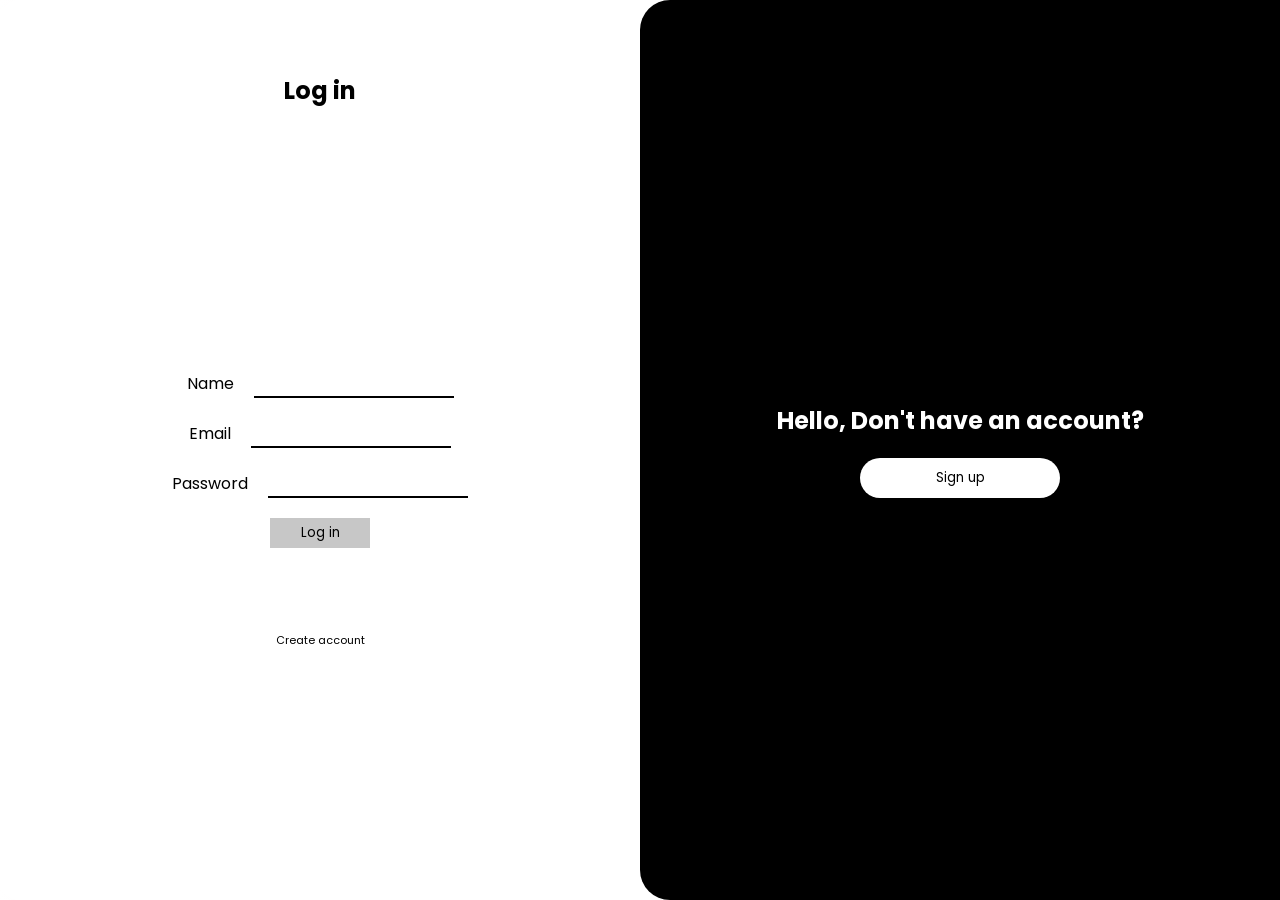
<file: signin.html>
<!DOCTYPE html>
<html lang="en">
<head>
    <meta charset="UTF-8">
    <meta name="viewport" content="width=device-width, initial-scale=1.0">
    <title>Sing in</title>
    <link rel="stylesheet" href="signin.css">
</head>
<body>
    <div class="container">
<div class="card">
    <header>
        <h2>Log in</h2>
    </header>
    <div class="log-input">
        <div class="input"><label for="">Name</label><input type="text" id="nameone"></div>
        <div class="input"><label for="">Email</label><input type="email" id="emailone"></div>
        <div class="input"><label for="">Password</label><input type="password" id="passone"></div>
        <button id="done">Log in</button>
        <div class="accnone">
            <button id="accountbutton">Create account</button>
        </div>
    </div>
</div>
  <div class="card-two">
    <div class="info">
        <header>
            <h2>Create an Account</h2>
        </header>
        <div class="inputs-create">
          <div class="names">
            <div class="inputnames"><input type="text" placeholder="First name" id="firstname">
            <input type="text" placeholder="Last name" id="lastname"></div>
          </div>
          <div class="email">
            <div class="inputemail"><input type="email" placeholder="Email" id="email"><input type="password" placeholder="Password" id="password">
          </div>
        </div>
        <div class="location">
            <input type="" placeholder="Location" id="location">
           
        </div>
         <div class="buttons">
                <button id="createacc">Create account</button>
            </div>
    </div>
  </div>
 
    <div class="content">
        <header>
            <h2 id="htwo"></h2>
        </header>
        <div class="buttonsign">
            <button id="signup"></button>
        </div>
    </div>
  
  

    </div>
  <script src="signin.js"></script>
</body>
</html>
</file>
<file: signin.css>
@import url('https://fonts.googleapis.com/css2?family=Black+Ops+One&family=Bodoni+Moda:ital,opsz,wght@0,6..96,400..900;1,6..96,400..900&family=Google+Sans:ital,opsz,wght@0,17..18,400..700;1,17..18,400..700&family=Montserrat:ital,wght@0,100..900;1,100..900&family=Open+Sans:ital,wght@0,300..800;1,300..800&family=Poppins:ital,wght@0,100;0,200;0,300;0,400;0,500;0,600;0,700;0,800;0,900;1,100;1,200;1,300;1,400;1,500;1,600;1,700;1,800;1,900&family=Raleway:ital,wght@0,100..900;1,100..900&family=Sora:wght@100..800&display=swap');
*{
    font-family: 'Poppins', sans-serif;
    text-decoration: none;
    margin: 0;
    padding: 0;
    box-sizing: border-box;
}
.container{
    height: 100vh;
    width: 100vw;
    background: linear-gradient(90deg, white, rgba(240, 128, 128, 0.548));
    color: white;
    display: flex;
    align-items: center;
    justify-content: center;
    overflow: hidden;
}
.card{
    height: 100vh;
    width: 50%;
    background-color: white ;
    border-radius: 20px;
    border-top-right-radius: 0px;
    border-bottom-right-radius: 0px;
    position: fixed;
    left: 0;

}
.card header{
    height: 20%;
    width: 100%;
    background: transparent;
    border-top-left-radius: 20px;
    border-top-right-radius: 20px;
    display: flex;
    align-items: center;
    justify-content: center;
}
.card header h2{
    color: black;
}
.log-input{
    height: 80%;
    width: 100%;
    background-color:aquamarine;
    border-bottom-right-radius: 20px;
    border-bottom-left-radius: 20px;
    display: flex;
    align-items: center;
    justify-content: center;
}
.input{
    height: 30px;
    width: 100%;
    background: transparent;;
    display: flex;
    align-items: center;
    justify-content: center;
    gap: 20px;

}
.input input{
    height: 30px;
    width: 200px;
    border: none;
    outline: none;
    background: transparent;
    border-bottom: 2px solid black;
}
.log-input{
    height: 80%;
    width: 100%;
    background: transparent;
    display: flex;
    align-items: center;
    align-items: center;
    flex-direction: column;
    gap: 20px;
}
.log-input label{
    color: black;
}
.log-input button{
    height: 30px;
    width: 100px;
    border: none;
    outline: none;
    color: black;
    background-color: rgba(128, 128, 128, 0.441);
    cursor: pointer;
}
.accnone{
    height: 20%;
    width: 100%;
    background: transparent;
    display: flex;
    align-items: center;
    justify-content: center;
}
.accnone button{
    height: 20px;
    width: 200px;
    font-size: 11px;
    background: transparent;
}
.accnone button:hover{
    text-decoration: underline;
}
.card-two{
    height: 100vh;
    width: 50%;
    position: fixed;
    right: 0;
    background-color: aqua;
}
.inputnames, .inputemail{
    height: 40%;
    width: 100%;
    display: flex;
    background: transparent;
    gap: 10px;
}
.inputnames input, .inputemail input{
    height: 30px;
    width: 220px;
    border: none;
    outline: none;
    background: transparent;
    border-bottom: 2px solid black;

}
.inputnames input::placeholder{
    color: gray;
}
.info{
    height: 100vh;
    width: 100%;
    background-color: white;
    display: flex;
    align-items: center;
    justify-content: center;
    flex-direction: column;
    gap: 20px;
}
.info h2{
    color: black;
}
.inputs-create{
    height: 60%;
    width: 100%;
    background: transparent;
    display: flex;
    align-items: center;
    justify-content: center;
    flex-direction: column;
    gap: 20px;
}
.location{
    height: 50px;
    width: 100%;
    background: transparent;
    display: flex;
    align-items: center;
    justify-content: center;
}
.location input{
    height: 30px;
    width: 100px;
    background: transparent;
    border: none;
    outline: none;
    border-bottom: 2px solid black;
}
.buttons{
    height: 300px;
    width: 100%;
    background: transparent;
    display: flex;
    align-items: center;
    justify-content: center;
    flex-direction: column;
    gap: 10px;
}

.boxes{
    height: 50px;
    width: 200px;
    position: fixed;
    top: 10vh;
    right: 20px;
    border-radius:30px;
     transform: rotate(-10deg) scale(0.7);
     background: transparent;
     backdrop-filter: blur(20px);
     border: 2px solid white;
}
.box{
    height: 50px;
    width: 200px;
    position: fixed;
    top: 10vh;
    right: 290px;
    border-radius:30px;
    transform: rotate(10deg) scale(0.7);
    background: transparent;
    backdrop-filter: blur(20px);
    border: 2px solid white;
}
.content{
    height: 100vh;
    width: 50%;
    display: flex;
    position: fixed;
    top: 0;
    right: 0;
    z-index: 1;
    background-color:black;
    align-items: center;
    justify-content: center;
    flex-direction: column;
    text-align: center;
    transition: transform 0.6s ease;
    gap: 20px;
    border-top-left-radius: 30px;
    border-bottom-left-radius: 30px;
}
.content.active{
    transform: translateX(-100%);
    border-top-left-radius: 0px;
    border-bottom-left-radius: 0px;
    border-top-right-radius: 30px;
    border-bottom-right-radius: 30px;
}
.information.active{
    left: 0;
    top: 0;
}
.buttonsign button{
    height: 40px;
    width: 200px;
    border-radius: 20px;
    border: none;
    outline: none;
    cursor: pointer;
    background-color: white;
}
.buttons button{
    height:40px;
    width: 200px;
    border: none;
    outline: none;
    background-color: gray;
    cursor: pointer;
    border-radius: 20px;
    transition:  background-color 0.6s ease;
}
.buttons button:hover{
    background-color: black;
    color: white;
}
#buttonexit{
    background: transparent;
    font-size: 11px;
}
#buttonexit:hover{
    text-decoration: underline;
}
</file>
